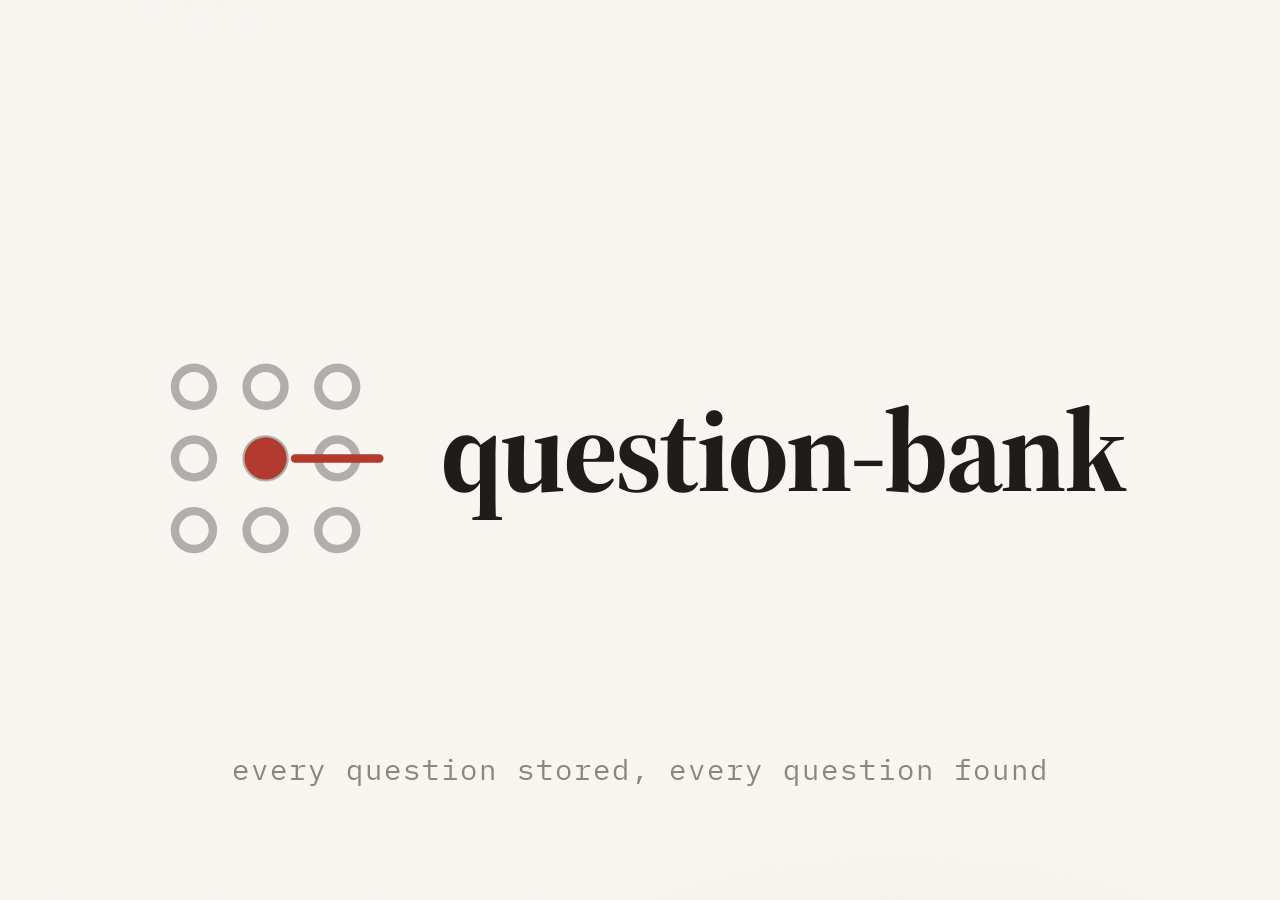
<file: docs/banner.html>
<!DOCTYPE html>
<html><head><meta charset="utf-8">
<link href="https://fonts.googleapis.com/css2?family=Source+Serif+4:wght@700&family=IBM+Plex+Mono&display=swap" rel="stylesheet">
<style>
  * { margin:0; padding:0; box-sizing:border-box; }
  body { width:1200px; height:630px; background:#ffffff; }
  .card {
    position:absolute; inset:0;
    background:
      radial-gradient(820px 480px at 70% 125%, rgba(240,231,222,.9) 0%, rgba(0,0,0,0) 62%),
      radial-gradient(560px 380px at 16% -18%, rgba(242,240,236,.9) 0%, rgba(0,0,0,0) 55%),
      #f9f7f2;
  }
  .grain {
    position:absolute; inset:0; opacity:.05; pointer-events:none;
    background-image:url("data:image/svg+xml;utf8,<svg xmlns='http://www.w3.org/2000/svg' width='160' height='160'><filter id='n'><feTurbulence type='fractalNoise' baseFrequency='0.9' numOctaves='2'/></filter><rect width='160' height='160' filter='url(%23n)' opacity='1'/></svg>");
    background-size:160px 160px;
  }
  .lockup { position:absolute; inset:0; display:flex; align-items:center; justify-content:center; gap:48px; }
  .mark { width:236px; height:236px; }
  .name { font-family:'Source Serif 4',serif; font-size:118px; font-weight:700; color:#1f1d1a; letter-spacing:-3px; white-space:nowrap; }
  .tagline { position:absolute; bottom:112px; left:0; right:0; text-align:center; font-family:'IBM Plex Mono',monospace; font-size:29px; letter-spacing:2px; color:#8d867a; }
</style></head>
<body>
  <div class="card"></div><div class="grain"></div>
  <div class="lockup">
    <svg class="mark" viewBox="0 0 112 112" fill="none">
      <!-- answer-sheet bubble grid: ghosted rows, one marked hit -->
      <!-- the hit: filled correction-red bubble on its row -->
      <g opacity=".32">
        <circle cx="18" cy="26" r="9" stroke="#1f1d1a" stroke-width="4"/>
        <circle cx="52" cy="26" r="9" stroke="#1f1d1a" stroke-width="4"/>
        <circle cx="86" cy="26" r="9" stroke="#1f1d1a" stroke-width="4"/>
        <circle cx="18" cy="60" r="9" stroke="#1f1d1a" stroke-width="4"/>
        <circle cx="52" cy="60" r="9" stroke="#1f1d1a" stroke-width="4"/>
        <circle cx="86" cy="60" r="9" stroke="#1f1d1a" stroke-width="4"/>
        <circle cx="18" cy="94" r="9" stroke="#1f1d1a" stroke-width="4"/>
        <circle cx="52" cy="94" r="9" stroke="#1f1d1a" stroke-width="4"/>
        <circle cx="86" cy="94" r="9" stroke="#1f1d1a" stroke-width="4"/>
      </g>
      <circle cx="52" cy="60" r="10" fill="#b23a2e"/>
      <path d="M66 60 H106" stroke="#b23a2e" stroke-width="4" stroke-linecap="round"/>
    </svg>
    <div class="name">question-bank</div>
  </div>
  <div class="tagline">every question stored, every question found</div>
</body></html>
</file>
